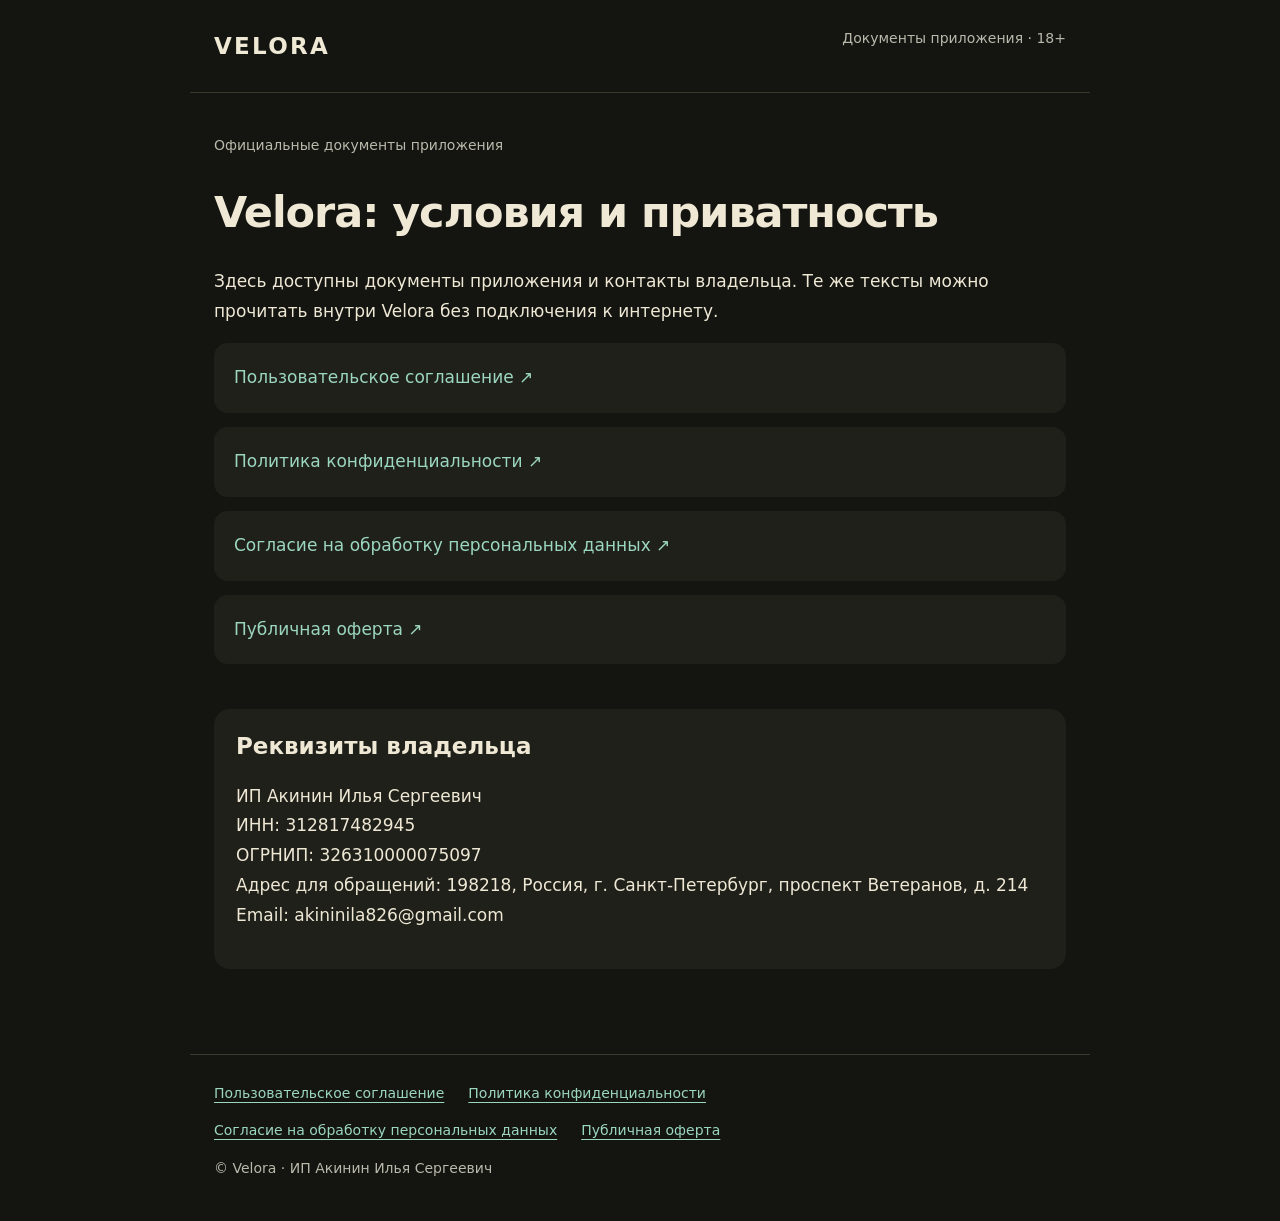
<file: index.html>
<!doctype html>
<html lang="ru"><head><meta charset="utf-8"><meta name="viewport" content="width=device-width,initial-scale=1"><title>Документы — Velora</title><meta name="description" content="Документы приложения Velora и реквизиты владельца"><link rel="stylesheet" href="style.css"></head><body><header><a class="brand" href="index.html">VELORA</a><span class="tag">Документы приложения · 18+</span></header><main><p class="meta">Официальные документы приложения</p><h1>Velora: условия и приватность</h1><p>Здесь доступны документы приложения и контакты владельца. Те же тексты можно прочитать внутри Velora без подключения к интернету.</p><ul class="links"><li><a href="terms.html">Пользовательское соглашение ↗</a></li><li><a href="privacy.html">Политика конфиденциальности ↗</a></li><li><a href="consent.html">Согласие на обработку персональных данных ↗</a></li><li><a href="offer.html">Публичная оферта ↗</a></li></ul><section class="operator"><h2>Реквизиты владельца</h2><p>ИП Акинин Илья Сергеевич
ИНН: 312817482945
ОГРНИП: 326310000075097
Адрес для обращений: 198218, Россия, г. Санкт-Петербург, проспект Ветеранов, д. 214
Email: akininila826@gmail.com</p></section></main><footer><nav aria-label="Документы"><a href="terms.html">Пользовательское соглашение</a><a href="privacy.html">Политика конфиденциальности</a><a href="consent.html">Согласие на обработку персональных данных</a><a href="offer.html">Публичная оферта</a></nav><p>© Velora · ИП Акинин Илья Сергеевич</p></footer></body></html>
</file>
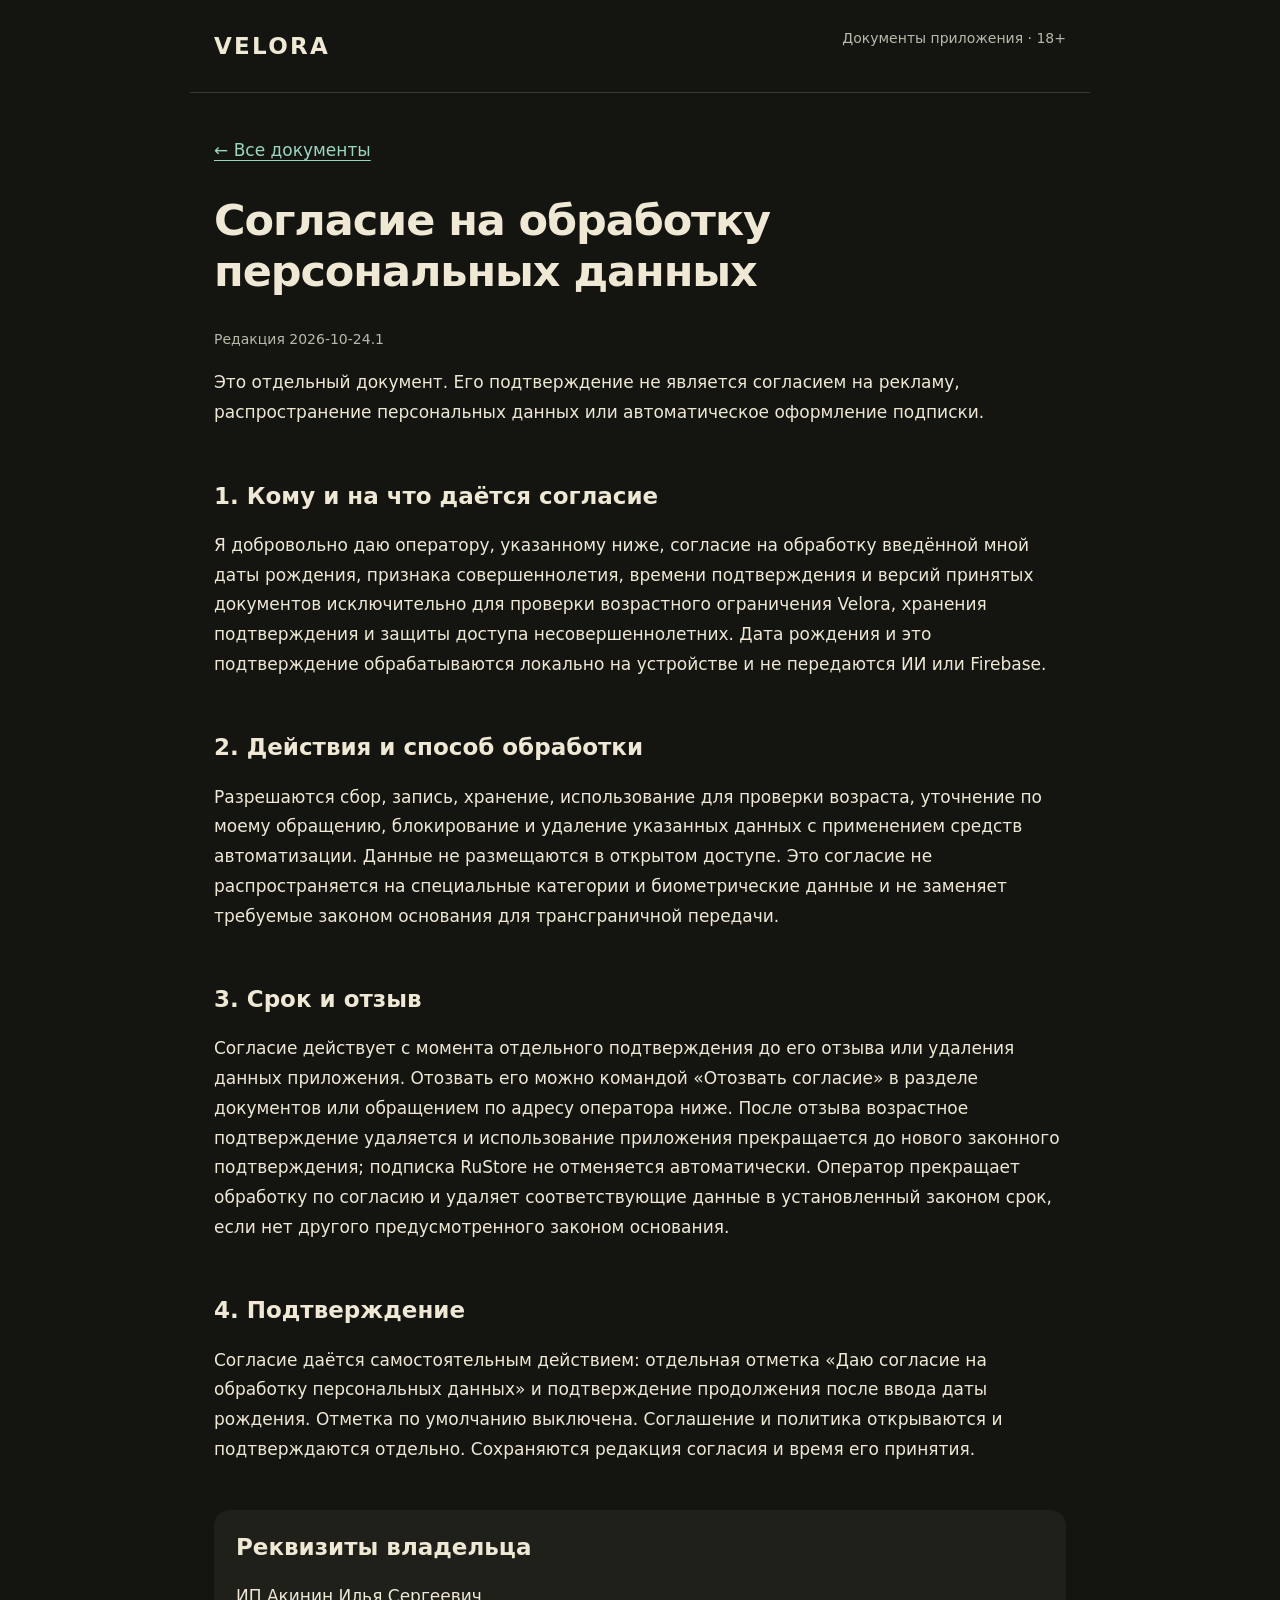
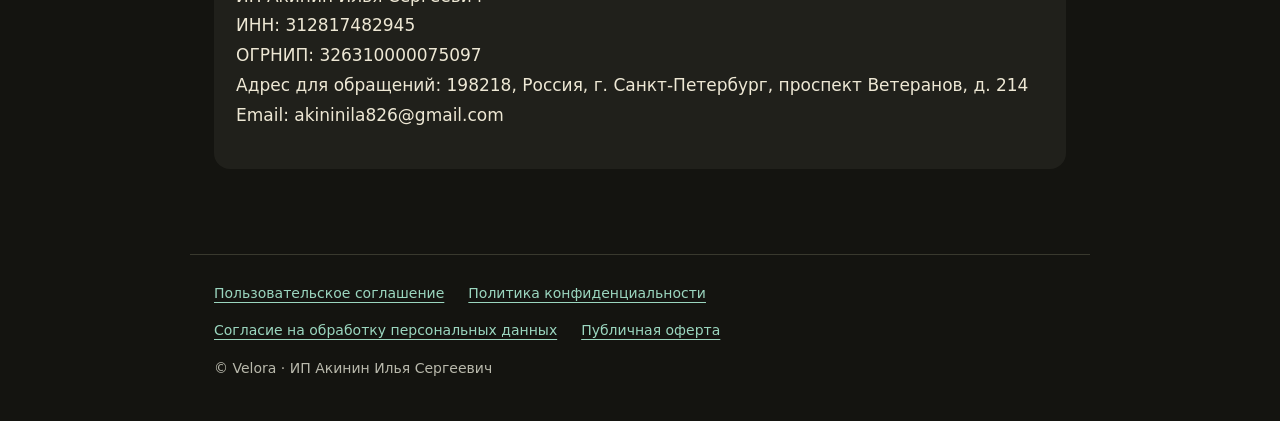
<file: consent.html>
<!doctype html>
<html lang="ru"><head><meta charset="utf-8"><meta name="viewport" content="width=device-width,initial-scale=1"><title>Согласие на обработку персональных данных — Velora</title><meta name="description" content="Документы приложения Velora и реквизиты владельца"><link rel="stylesheet" href="style.css"></head><body><header><a class="brand" href="index.html">VELORA</a><span class="tag">Документы приложения · 18+</span></header><main><p><a href="index.html">← Все документы</a></p><h1>Согласие на обработку персональных данных</h1><p class="meta">Редакция 2026-10-24.1</p><p>Это отдельный документ. Его подтверждение не является согласием на рекламу, распространение персональных данных или автоматическое оформление подписки.</p><section><h2>1. Кому и на что даётся согласие</h2><p>Я добровольно даю оператору, указанному ниже, согласие на обработку введённой мной даты рождения, признака совершеннолетия, времени подтверждения и версий принятых документов исключительно для проверки возрастного ограничения Velora, хранения подтверждения и защиты доступа несовершеннолетних. Дата рождения и это подтверждение обрабатываются локально на устройстве и не передаются ИИ или Firebase.</p></section><section><h2>2. Действия и способ обработки</h2><p>Разрешаются сбор, запись, хранение, использование для проверки возраста, уточнение по моему обращению, блокирование и удаление указанных данных с применением средств автоматизации. Данные не размещаются в открытом доступе. Это согласие не распространяется на специальные категории и биометрические данные и не заменяет требуемые законом основания для трансграничной передачи.</p></section><section><h2>3. Срок и отзыв</h2><p>Согласие действует с момента отдельного подтверждения до его отзыва или удаления данных приложения. Отозвать его можно командой «Отозвать согласие» в разделе документов или обращением по адресу оператора ниже. После отзыва возрастное подтверждение удаляется и использование приложения прекращается до нового законного подтверждения; подписка RuStore не отменяется автоматически. Оператор прекращает обработку по согласию и удаляет соответствующие данные в установленный законом срок, если нет другого предусмотренного законом основания.</p></section><section><h2>4. Подтверждение</h2><p>Согласие даётся самостоятельным действием: отдельная отметка «Даю согласие на обработку персональных данных» и подтверждение продолжения после ввода даты рождения. Отметка по умолчанию выключена. Соглашение и политика открываются и подтверждаются отдельно. Сохраняются редакция согласия и время его принятия.</p></section><section class="operator"><h2>Реквизиты владельца</h2><p>ИП Акинин Илья Сергеевич
ИНН: 312817482945
ОГРНИП: 326310000075097
Адрес для обращений: 198218, Россия, г. Санкт-Петербург, проспект Ветеранов, д. 214
Email: akininila826@gmail.com</p></section></main><footer><nav aria-label="Документы"><a href="terms.html">Пользовательское соглашение</a><a href="privacy.html">Политика конфиденциальности</a><a href="consent.html">Согласие на обработку персональных данных</a><a href="offer.html">Публичная оферта</a></nav><p>© Velora · ИП Акинин Илья Сергеевич</p></footer></body></html>
</file>
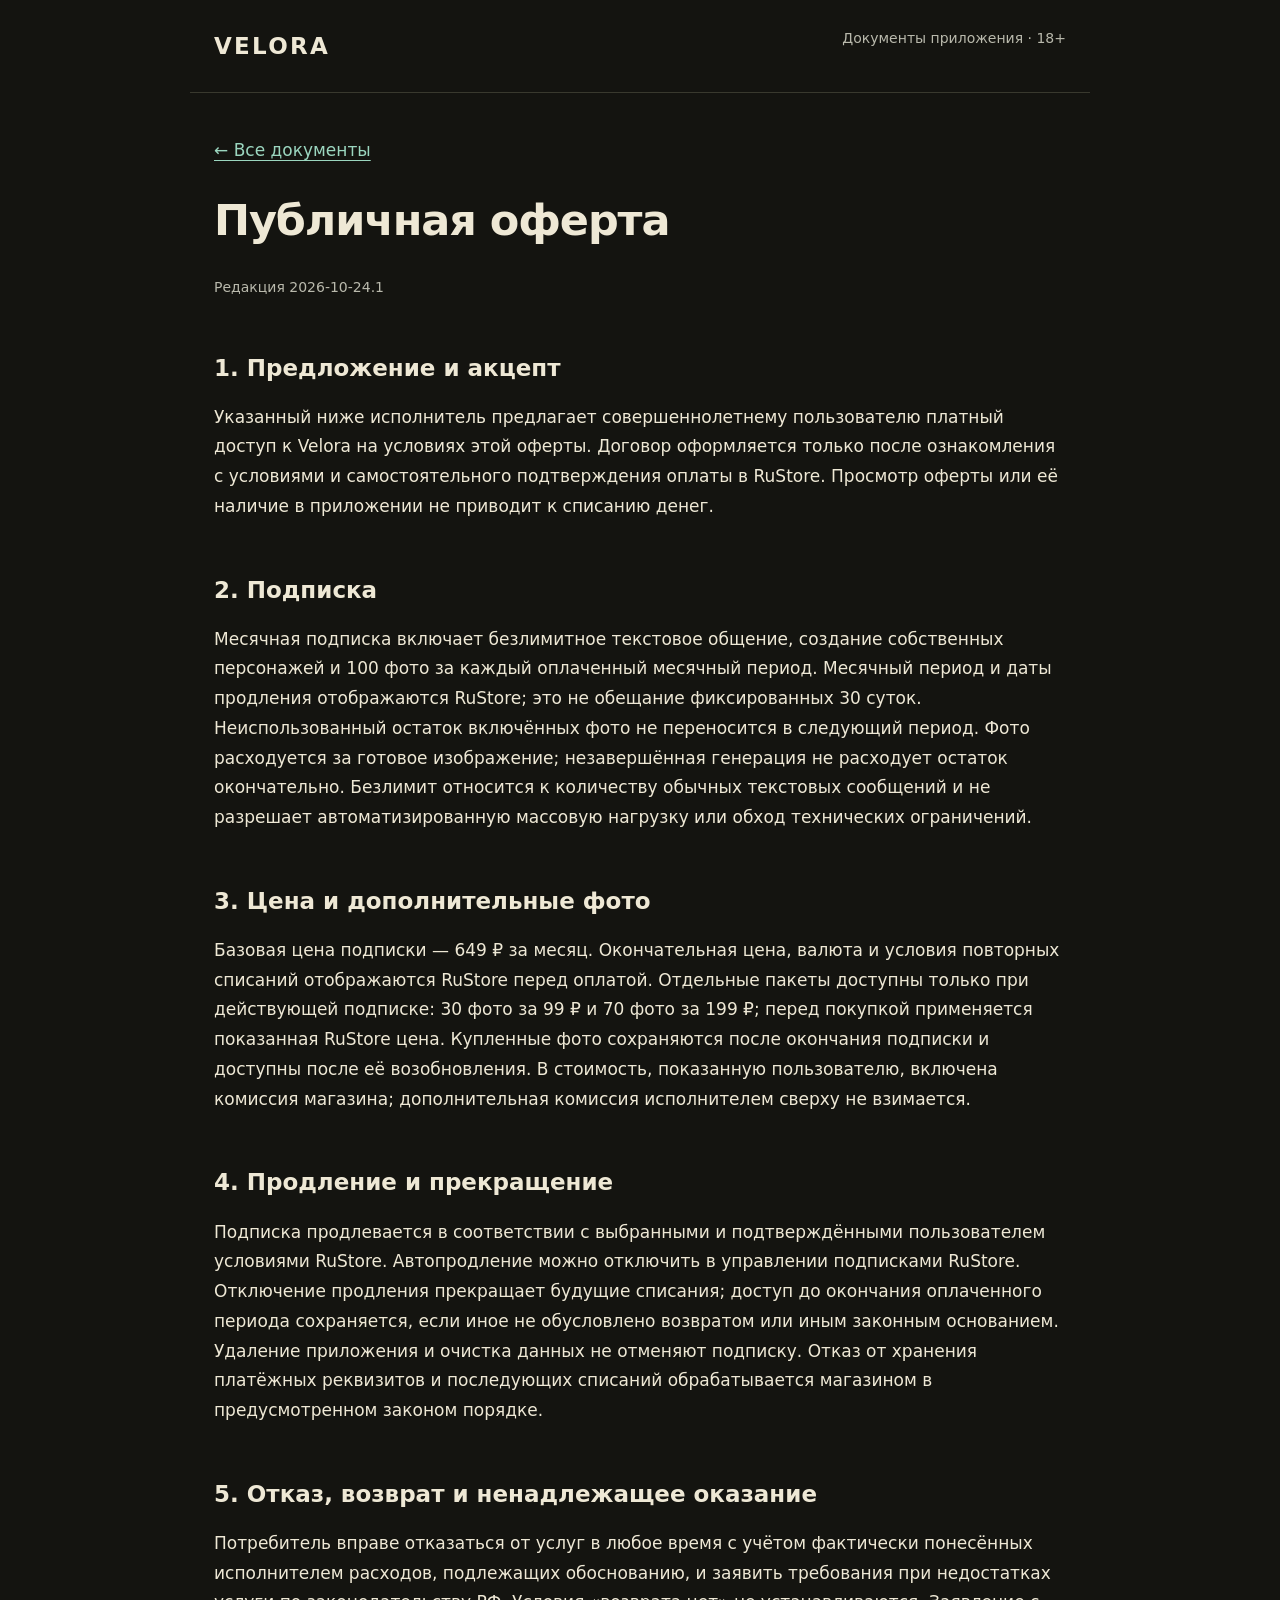
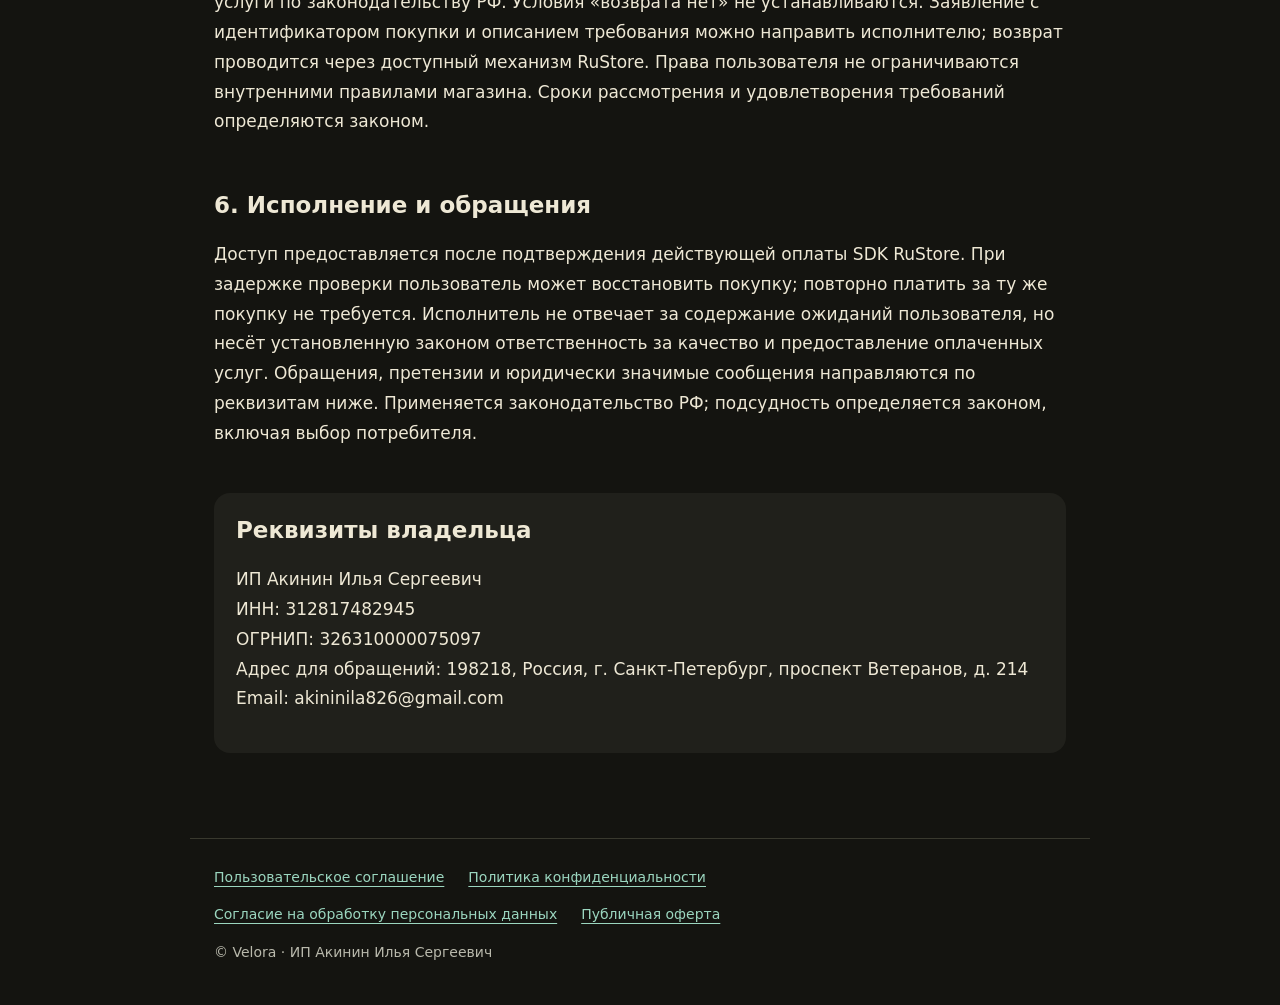
<file: offer.html>
<!doctype html>
<html lang="ru"><head><meta charset="utf-8"><meta name="viewport" content="width=device-width,initial-scale=1"><title>Публичная оферта — Velora</title><meta name="description" content="Документы приложения Velora и реквизиты владельца"><link rel="stylesheet" href="style.css"></head><body><header><a class="brand" href="index.html">VELORA</a><span class="tag">Документы приложения · 18+</span></header><main><p><a href="index.html">← Все документы</a></p><h1>Публичная оферта</h1><p class="meta">Редакция 2026-10-24.1</p><section><h2>1. Предложение и акцепт</h2><p>Указанный ниже исполнитель предлагает совершеннолетнему пользователю платный доступ к Velora на условиях этой оферты. Договор оформляется только после ознакомления с условиями и самостоятельного подтверждения оплаты в RuStore. Просмотр оферты или её наличие в приложении не приводит к списанию денег.</p></section><section><h2>2. Подписка</h2><p>Месячная подписка включает безлимитное текстовое общение, создание собственных персонажей и 100 фото за каждый оплаченный месячный период. Месячный период и даты продления отображаются RuStore; это не обещание фиксированных 30 суток. Неиспользованный остаток включённых фото не переносится в следующий период. Фото расходуется за готовое изображение; незавершённая генерация не расходует остаток окончательно. Безлимит относится к количеству обычных текстовых сообщений и не разрешает автоматизированную массовую нагрузку или обход технических ограничений.</p></section><section><h2>3. Цена и дополнительные фото</h2><p>Базовая цена подписки — 649 ₽ за месяц. Окончательная цена, валюта и условия повторных списаний отображаются RuStore перед оплатой. Отдельные пакеты доступны только при действующей подписке: 30 фото за 99 ₽ и 70 фото за 199 ₽; перед покупкой применяется показанная RuStore цена. Купленные фото сохраняются после окончания подписки и доступны после её возобновления. В стоимость, показанную пользователю, включена комиссия магазина; дополнительная комиссия исполнителем сверху не взимается.</p></section><section><h2>4. Продление и прекращение</h2><p>Подписка продлевается в соответствии с выбранными и подтверждёнными пользователем условиями RuStore. Автопродление можно отключить в управлении подписками RuStore. Отключение продления прекращает будущие списания; доступ до окончания оплаченного периода сохраняется, если иное не обусловлено возвратом или иным законным основанием. Удаление приложения и очистка данных не отменяют подписку. Отказ от хранения платёжных реквизитов и последующих списаний обрабатывается магазином в предусмотренном законом порядке.</p></section><section><h2>5. Отказ, возврат и ненадлежащее оказание</h2><p>Потребитель вправе отказаться от услуг в любое время с учётом фактически понесённых исполнителем расходов, подлежащих обоснованию, и заявить требования при недостатках услуги по законодательству РФ. Условия «возврата нет» не устанавливаются. Заявление с идентификатором покупки и описанием требования можно направить исполнителю; возврат проводится через доступный механизм RuStore. Права пользователя не ограничиваются внутренними правилами магазина. Сроки рассмотрения и удовлетворения требований определяются законом.</p></section><section><h2>6. Исполнение и обращения</h2><p>Доступ предоставляется после подтверждения действующей оплаты SDK RuStore. При задержке проверки пользователь может восстановить покупку; повторно платить за ту же покупку не требуется. Исполнитель не отвечает за содержание ожиданий пользователя, но несёт установленную законом ответственность за качество и предоставление оплаченных услуг. Обращения, претензии и юридически значимые сообщения направляются по реквизитам ниже. Применяется законодательство РФ; подсудность определяется законом, включая выбор потребителя.</p></section><section class="operator"><h2>Реквизиты владельца</h2><p>ИП Акинин Илья Сергеевич
ИНН: 312817482945
ОГРНИП: 326310000075097
Адрес для обращений: 198218, Россия, г. Санкт-Петербург, проспект Ветеранов, д. 214
Email: akininila826@gmail.com</p></section></main><footer><nav aria-label="Документы"><a href="terms.html">Пользовательское соглашение</a><a href="privacy.html">Политика конфиденциальности</a><a href="consent.html">Согласие на обработку персональных данных</a><a href="offer.html">Публичная оферта</a></nav><p>© Velora · ИП Акинин Илья Сергеевич</p></footer></body></html>
</file>
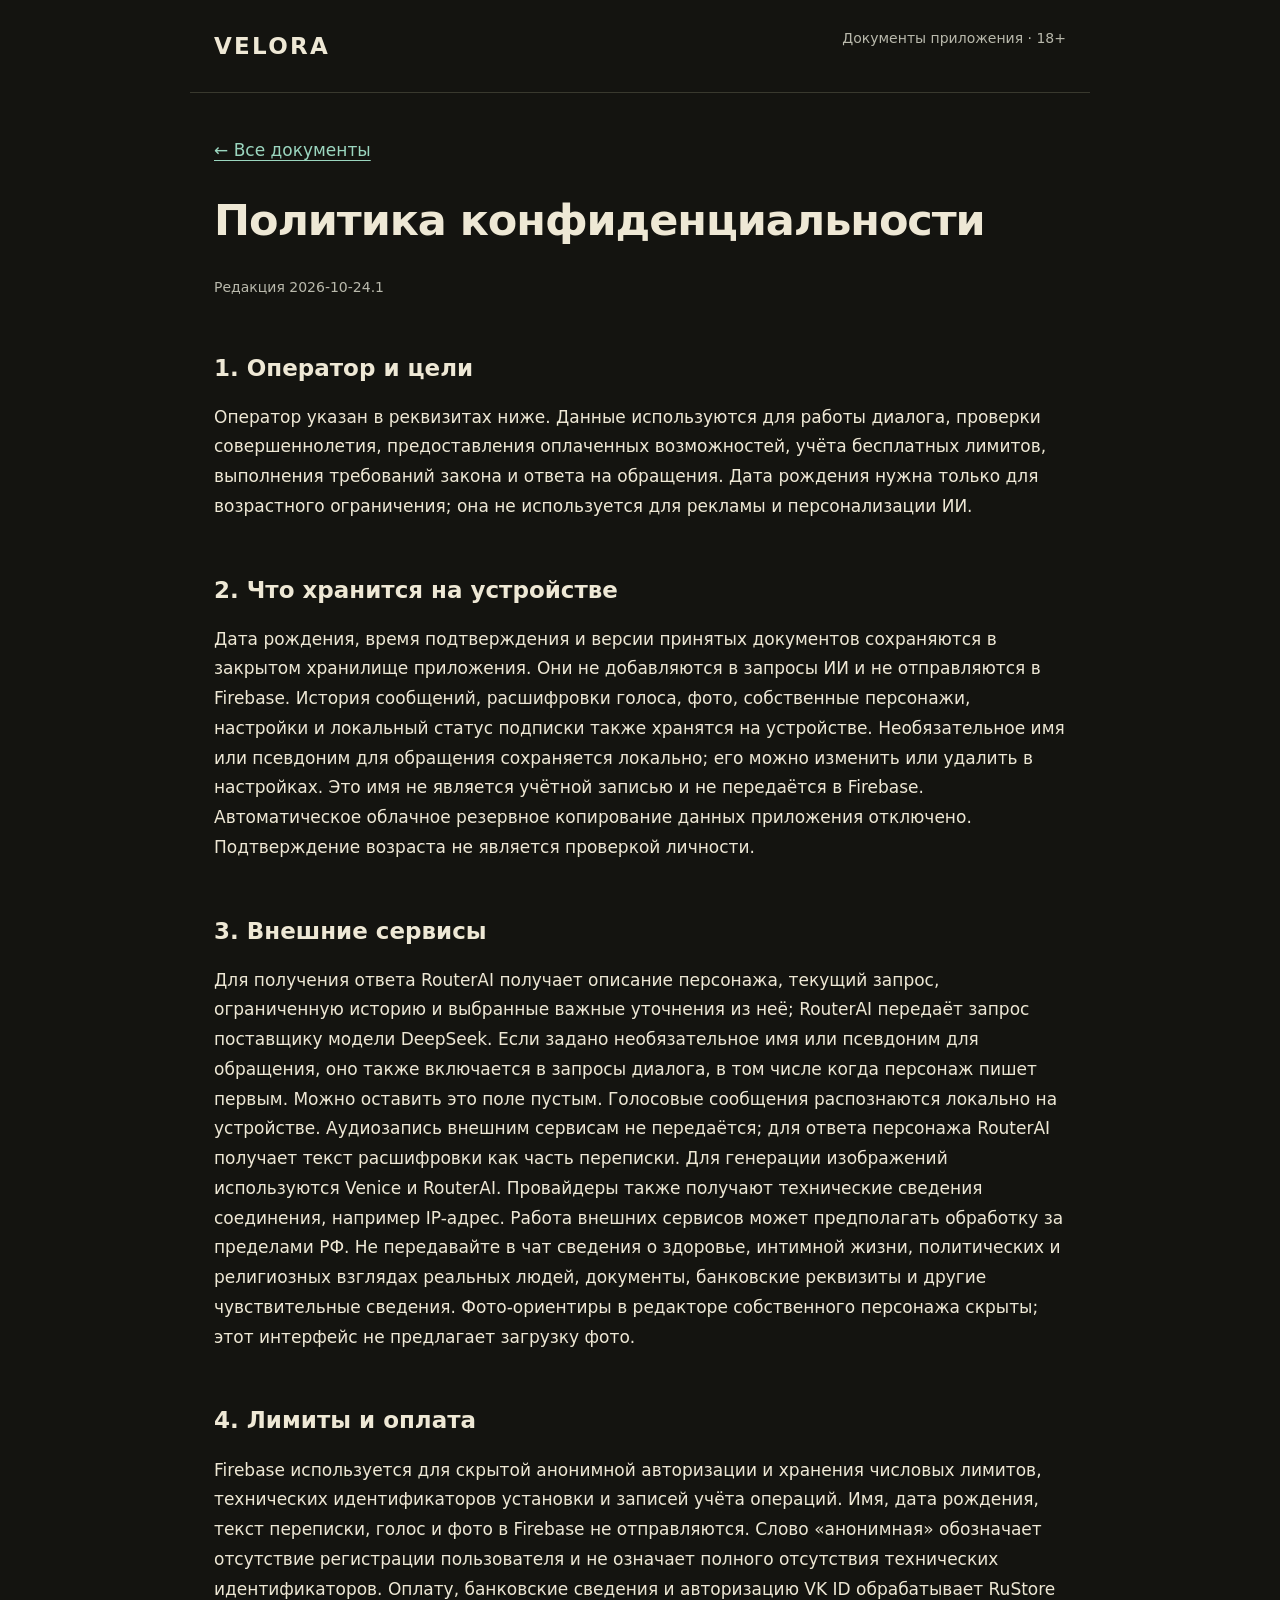
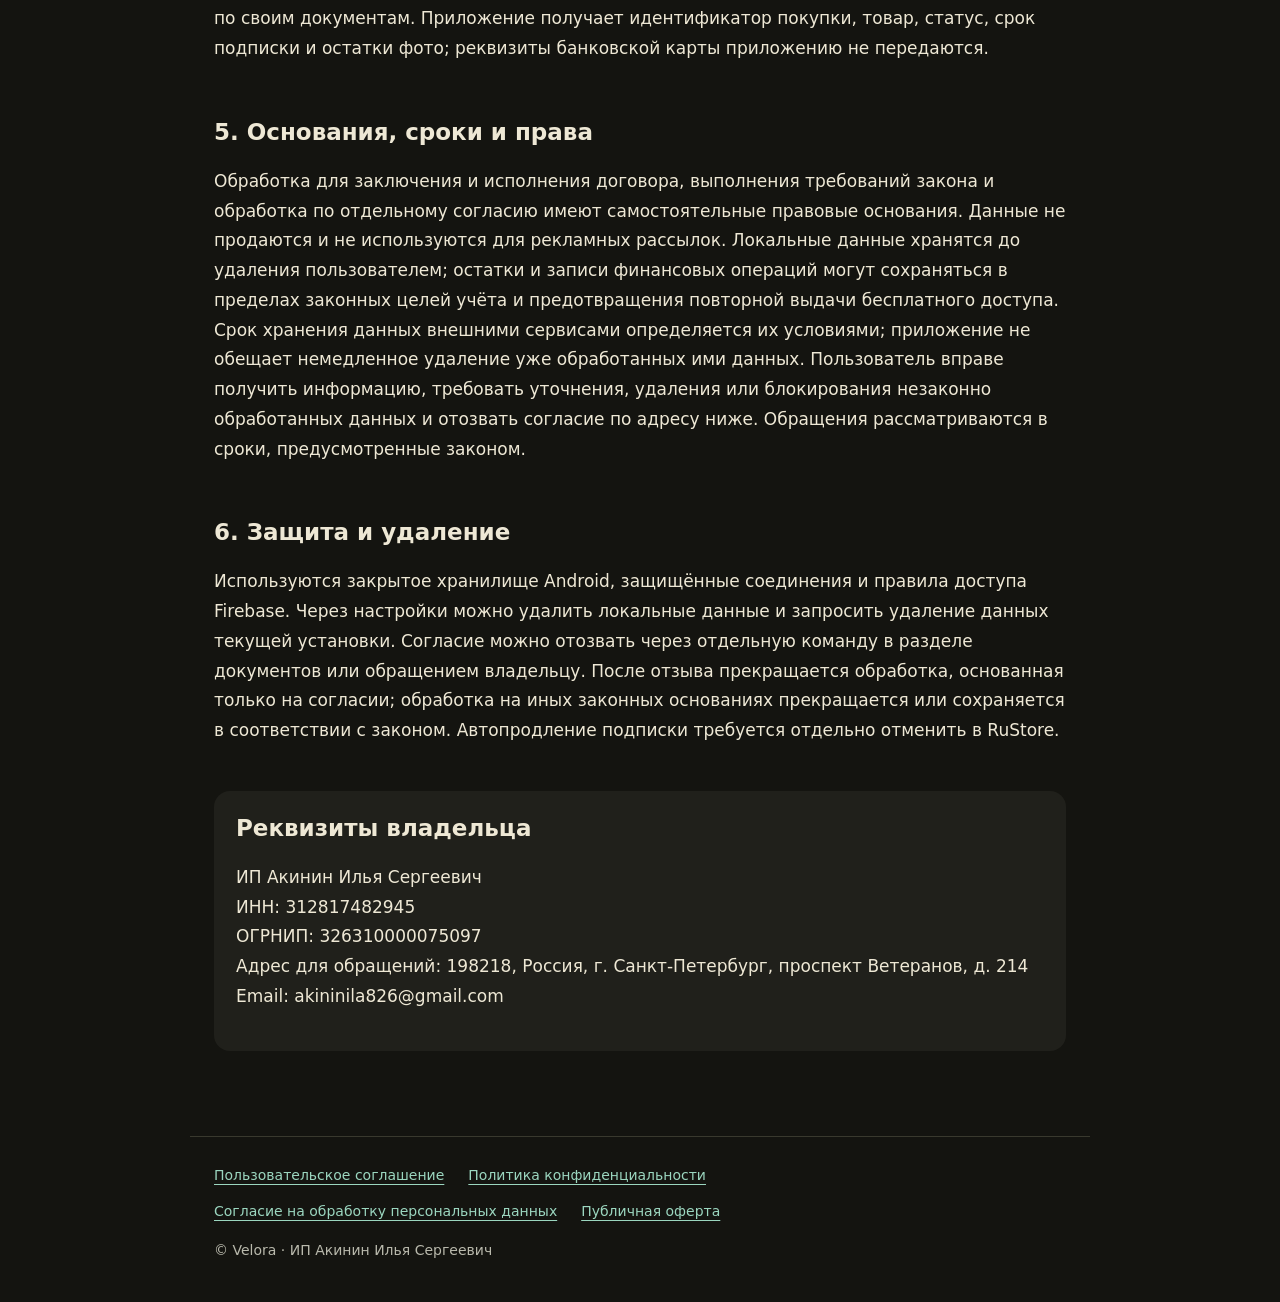
<file: privacy.html>
<!doctype html>
<html lang="ru"><head><meta charset="utf-8"><meta name="viewport" content="width=device-width,initial-scale=1"><title>Политика конфиденциальности — Velora</title><meta name="description" content="Документы приложения Velora и реквизиты владельца"><link rel="stylesheet" href="style.css"></head><body><header><a class="brand" href="index.html">VELORA</a><span class="tag">Документы приложения · 18+</span></header><main><p><a href="index.html">← Все документы</a></p><h1>Политика конфиденциальности</h1><p class="meta">Редакция 2026-10-24.1</p><section><h2>1. Оператор и цели</h2><p>Оператор указан в реквизитах ниже. Данные используются для работы диалога, проверки совершеннолетия, предоставления оплаченных возможностей, учёта бесплатных лимитов, выполнения требований закона и ответа на обращения. Дата рождения нужна только для возрастного ограничения; она не используется для рекламы и персонализации ИИ.</p></section><section><h2>2. Что хранится на устройстве</h2><p>Дата рождения, время подтверждения и версии принятых документов сохраняются в закрытом хранилище приложения. Они не добавляются в запросы ИИ и не отправляются в Firebase. История сообщений, расшифровки голоса, фото, собственные персонажи, настройки и локальный статус подписки также хранятся на устройстве. Необязательное имя или псевдоним для обращения сохраняется локально; его можно изменить или удалить в настройках. Это имя не является учётной записью и не передаётся в Firebase. Автоматическое облачное резервное копирование данных приложения отключено. Подтверждение возраста не является проверкой личности.</p></section><section><h2>3. Внешние сервисы</h2><p>Для получения ответа RouterAI получает описание персонажа, текущий запрос, ограниченную историю и выбранные важные уточнения из неё; RouterAI передаёт запрос поставщику модели DeepSeek. Если задано необязательное имя или псевдоним для обращения, оно также включается в запросы диалога, в том числе когда персонаж пишет первым. Можно оставить это поле пустым. Голосовые сообщения распознаются локально на устройстве. Аудиозапись внешним сервисам не передаётся; для ответа персонажа RouterAI получает текст расшифровки как часть переписки. Для генерации изображений используются Venice и RouterAI. Провайдеры также получают технические сведения соединения, например IP-адрес. Работа внешних сервисов может предполагать обработку за пределами РФ. Не передавайте в чат сведения о здоровье, интимной жизни, политических и религиозных взглядах реальных людей, документы, банковские реквизиты и другие чувствительные сведения. Фото-ориентиры в редакторе собственного персонажа скрыты; этот интерфейс не предлагает загрузку фото.</p></section><section><h2>4. Лимиты и оплата</h2><p>Firebase используется для скрытой анонимной авторизации и хранения числовых лимитов, технических идентификаторов установки и записей учёта операций. Имя, дата рождения, текст переписки, голос и фото в Firebase не отправляются. Слово «анонимная» обозначает отсутствие регистрации пользователя и не означает полного отсутствия технических идентификаторов. Оплату, банковские сведения и авторизацию VK ID обрабатывает RuStore по своим документам. Приложение получает идентификатор покупки, товар, статус, срок подписки и остатки фото; реквизиты банковской карты приложению не передаются.</p></section><section><h2>5. Основания, сроки и права</h2><p>Обработка для заключения и исполнения договора, выполнения требований закона и обработка по отдельному согласию имеют самостоятельные правовые основания. Данные не продаются и не используются для рекламных рассылок. Локальные данные хранятся до удаления пользователем; остатки и записи финансовых операций могут сохраняться в пределах законных целей учёта и предотвращения повторной выдачи бесплатного доступа. Срок хранения данных внешними сервисами определяется их условиями; приложение не обещает немедленное удаление уже обработанных ими данных. Пользователь вправе получить информацию, требовать уточнения, удаления или блокирования незаконно обработанных данных и отозвать согласие по адресу ниже. Обращения рассматриваются в сроки, предусмотренные законом.</p></section><section><h2>6. Защита и удаление</h2><p>Используются закрытое хранилище Android, защищённые соединения и правила доступа Firebase. Через настройки можно удалить локальные данные и запросить удаление данных текущей установки. Согласие можно отозвать через отдельную команду в разделе документов или обращением владельцу. После отзыва прекращается обработка, основанная только на согласии; обработка на иных законных основаниях прекращается или сохраняется в соответствии с законом. Автопродление подписки требуется отдельно отменить в RuStore.</p></section><section class="operator"><h2>Реквизиты владельца</h2><p>ИП Акинин Илья Сергеевич
ИНН: 312817482945
ОГРНИП: 326310000075097
Адрес для обращений: 198218, Россия, г. Санкт-Петербург, проспект Ветеранов, д. 214
Email: akininila826@gmail.com</p></section></main><footer><nav aria-label="Документы"><a href="terms.html">Пользовательское соглашение</a><a href="privacy.html">Политика конфиденциальности</a><a href="consent.html">Согласие на обработку персональных данных</a><a href="offer.html">Публичная оферта</a></nav><p>© Velora · ИП Акинин Илья Сергеевич</p></footer></body></html>
</file>
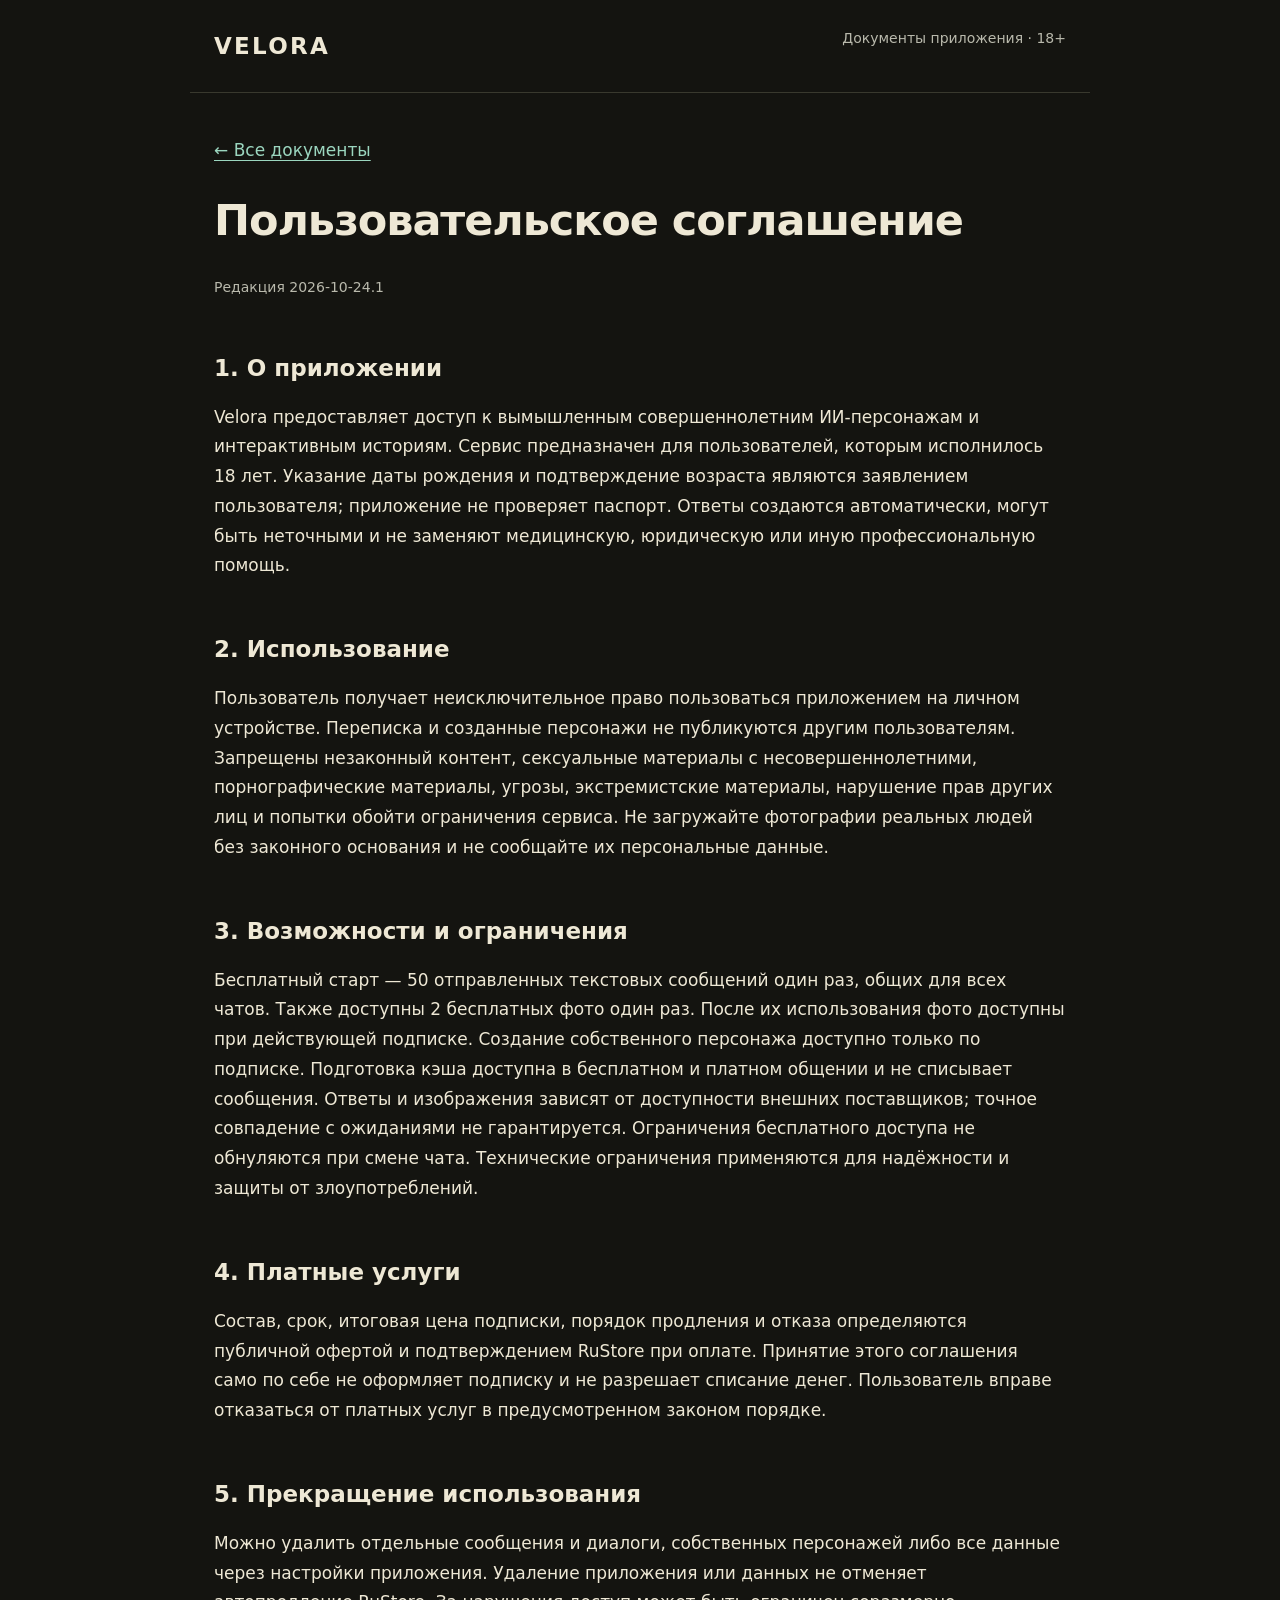
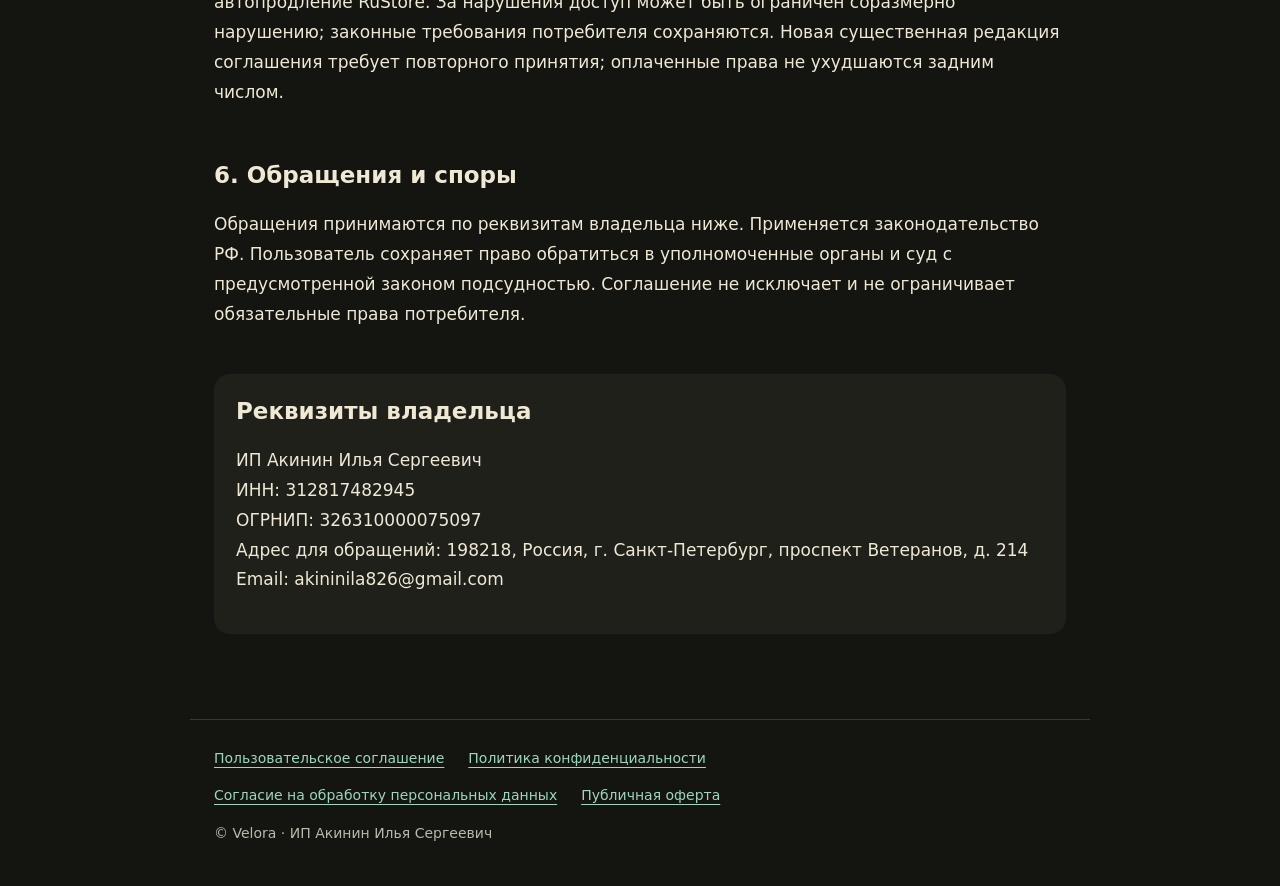
<file: terms.html>
<!doctype html>
<html lang="ru"><head><meta charset="utf-8"><meta name="viewport" content="width=device-width,initial-scale=1"><title>Пользовательское соглашение — Velora</title><meta name="description" content="Документы приложения Velora и реквизиты владельца"><link rel="stylesheet" href="style.css"></head><body><header><a class="brand" href="index.html">VELORA</a><span class="tag">Документы приложения · 18+</span></header><main><p><a href="index.html">← Все документы</a></p><h1>Пользовательское соглашение</h1><p class="meta">Редакция 2026-10-24.1</p><section><h2>1. О приложении</h2><p>Velora предоставляет доступ к вымышленным совершеннолетним ИИ-персонажам и интерактивным историям. Сервис предназначен для пользователей, которым исполнилось 18 лет. Указание даты рождения и подтверждение возраста являются заявлением пользователя; приложение не проверяет паспорт. Ответы создаются автоматически, могут быть неточными и не заменяют медицинскую, юридическую или иную профессиональную помощь.</p></section><section><h2>2. Использование</h2><p>Пользователь получает неисключительное право пользоваться приложением на личном устройстве. Переписка и созданные персонажи не публикуются другим пользователям. Запрещены незаконный контент, сексуальные материалы с несовершеннолетними, порнографические материалы, угрозы, экстремистские материалы, нарушение прав других лиц и попытки обойти ограничения сервиса. Не загружайте фотографии реальных людей без законного основания и не сообщайте их персональные данные.</p></section><section><h2>3. Возможности и ограничения</h2><p>Бесплатный старт — 50 отправленных текстовых сообщений один раз, общих для всех чатов. Также доступны 2 бесплатных фото один раз. После их использования фото доступны при действующей подписке. Создание собственного персонажа доступно только по подписке. Подготовка кэша доступна в бесплатном и платном общении и не списывает сообщения. Ответы и изображения зависят от доступности внешних поставщиков; точное совпадение с ожиданиями не гарантируется. Ограничения бесплатного доступа не обнуляются при смене чата. Технические ограничения применяются для надёжности и защиты от злоупотреблений.</p></section><section><h2>4. Платные услуги</h2><p>Состав, срок, итоговая цена подписки, порядок продления и отказа определяются публичной офертой и подтверждением RuStore при оплате. Принятие этого соглашения само по себе не оформляет подписку и не разрешает списание денег. Пользователь вправе отказаться от платных услуг в предусмотренном законом порядке.</p></section><section><h2>5. Прекращение использования</h2><p>Можно удалить отдельные сообщения и диалоги, собственных персонажей либо все данные через настройки приложения. Удаление приложения или данных не отменяет автопродление RuStore. За нарушения доступ может быть ограничен соразмерно нарушению; законные требования потребителя сохраняются. Новая существенная редакция соглашения требует повторного принятия; оплаченные права не ухудшаются задним числом.</p></section><section><h2>6. Обращения и споры</h2><p>Обращения принимаются по реквизитам владельца ниже. Применяется законодательство РФ. Пользователь сохраняет право обратиться в уполномоченные органы и суд с предусмотренной законом подсудностью. Соглашение не исключает и не ограничивает обязательные права потребителя.</p></section><section class="operator"><h2>Реквизиты владельца</h2><p>ИП Акинин Илья Сергеевич
ИНН: 312817482945
ОГРНИП: 326310000075097
Адрес для обращений: 198218, Россия, г. Санкт-Петербург, проспект Ветеранов, д. 214
Email: akininila826@gmail.com</p></section></main><footer><nav aria-label="Документы"><a href="terms.html">Пользовательское соглашение</a><a href="privacy.html">Политика конфиденциальности</a><a href="consent.html">Согласие на обработку персональных данных</a><a href="offer.html">Публичная оферта</a></nav><p>© Velora · ИП Акинин Илья Сергеевич</p></footer></body></html>
</file>
<file: style.css>
:root{color-scheme:dark;--bg:#141410;--panel:#20201b;--ink:#eee8d5;--muted:#b9b9ac;--accent:#9bd6bf}
*{box-sizing:border-box}html{scroll-behavior:smooth;scroll-padding-top:2rem}
body{margin:0;background:var(--bg);color:var(--ink);font:17px/1.75 system-ui,-apple-system,sans-serif}
header,main,footer{max-width:900px;margin:auto;padding:26px 24px}header{border-bottom:1px solid #39392e}
.brand{font-size:23px;font-weight:750;letter-spacing:.1em;color:var(--ink);text-decoration:none}
.tag{float:right;font-size:14px;color:var(--muted)}a{color:var(--accent);text-underline-offset:4px}
a:focus-visible{outline:3px solid var(--accent);outline-offset:5px}h1{font-size:clamp(27px,5vw,43px);line-height:1.2;letter-spacing:-.025em}
h2{font-size:23px;line-height:1.35;margin-top:2.3em}p{white-space:pre-line;overflow-wrap:anywhere}
.meta,footer{color:var(--muted);font-size:14px}.notice{padding:18px;border:1px solid #a78349;border-radius:12px}
nav{display:flex;flex-wrap:wrap;gap:12px 24px}section{margin-bottom:24px}.operator{padding:22px;background:var(--panel);border-radius:16px;margin-top:45px}
.operator h2{margin-top:0}.links{display:grid;gap:14px;padding:0;list-style:none}.links a{display:block;padding:20px;background:var(--panel);border-radius:14px;text-decoration:none}
footer{border-top:1px solid #39392e;margin-top:35px}small{display:block}@media(max-width:480px){header,main,footer{padding:20px}body{font-size:16px}.tag{float:none;display:block;margin-top:6px}}
</file>
